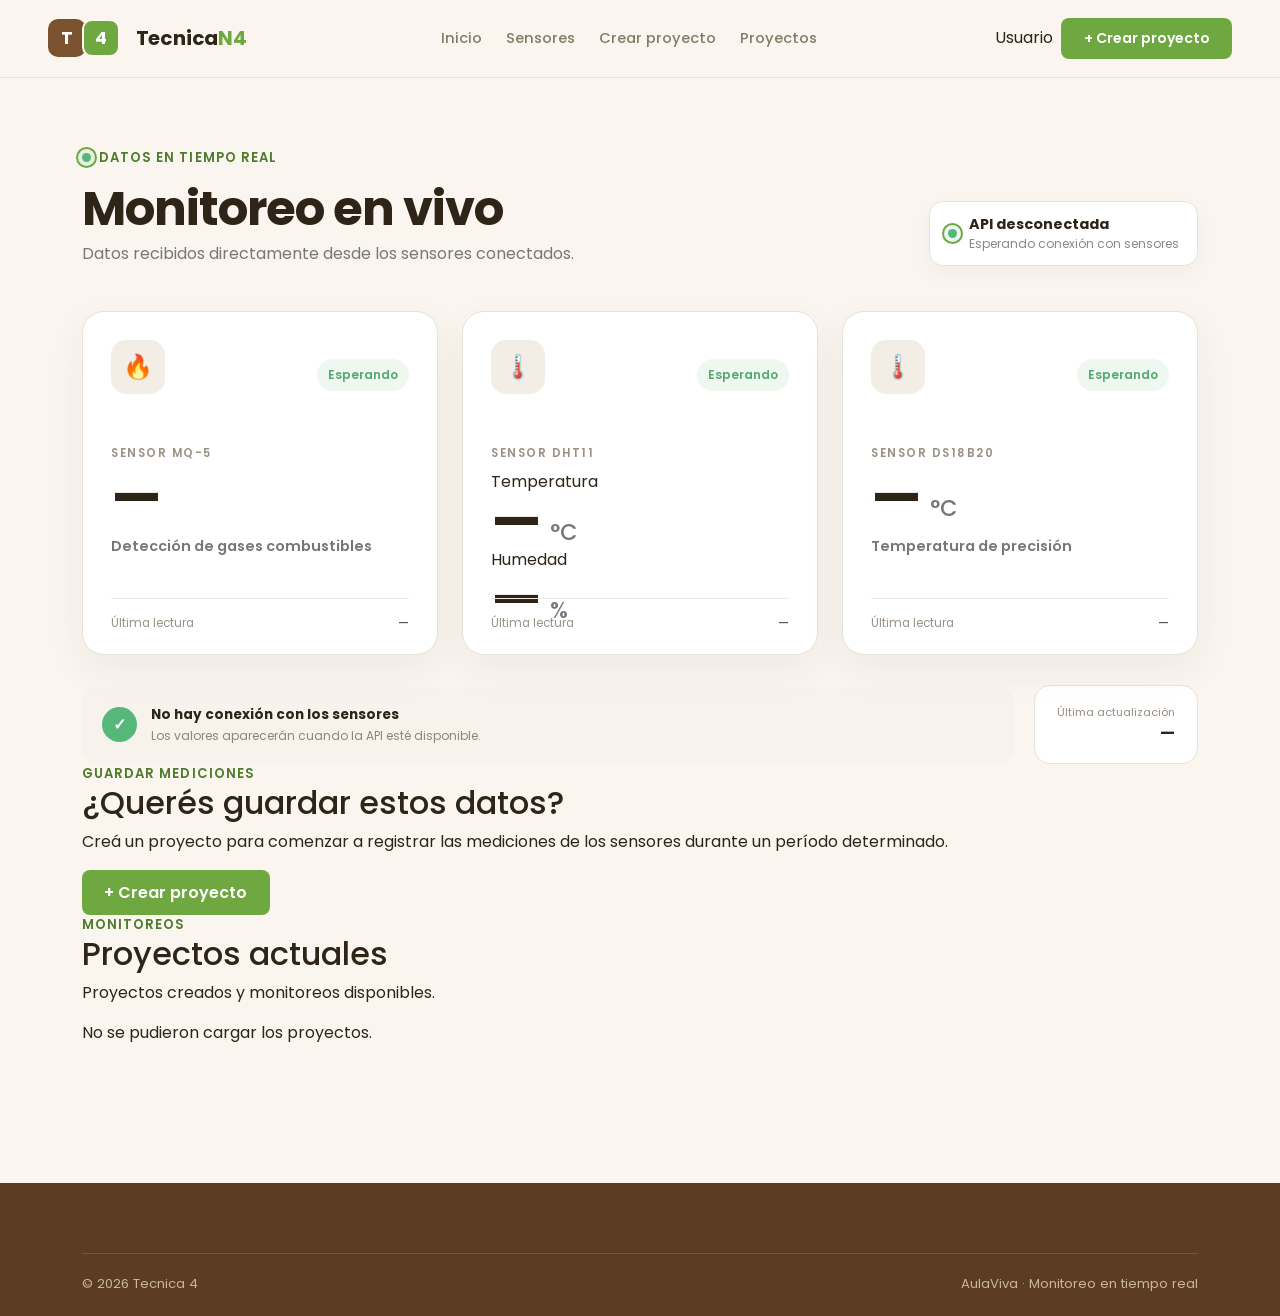
<file: index.html>
<!DOCTYPE html>
<html lang="es">

<head>

    <meta charset="UTF-8">

    <meta name="viewport" content="width=device-width, initial-scale=1.0">

    <title>AulaViva — Monitoreo en vivo</title>

    <!-- Bootstrap -->
    <link
        href="https://cdnjs.cloudflare.com/ajax/libs/twitter-bootstrap/5.3.3/css/bootstrap.min.css"
        rel="stylesheet">

    <!-- Poppins -->
    <link rel="preconnect" href="https://fonts.googleapis.com">

    <link
        href="https://fonts.googleapis.com/css2?family=Poppins:wght@400;500;600;700&display=swap"
        rel="stylesheet">

    <!-- CSS DEL PROYECTO -->
    <link rel="stylesheet" href="styles.css">

</head>


<body>


<!-- =====================================================
     NAVBAR
===================================================== -->

<nav class="navbar navbar-custom container-fluid px-4 px-lg-5">

    <div class="d-flex align-items-center gap-3">

        <div class="brand-logos">

            <div class="logo-chip school">
                T
            </div>

            <div class="logo-chip project">
                4
            </div>

        </div>


        <a
            class="navbar-brand brand mb-0"
            href="home.html">

            Tecnica<span class="accent">N4</span>

        </a>

    </div>


    <div class="d-none d-lg-flex align-items-center gap-4">

        <a
            href="home.html"
            class="nav-link-custom text-decoration-none">

            Inicio

        </a>

        <a
            href="#sensores"
            class="nav-link-custom text-decoration-none">

            Sensores

        </a>

        <a
            href="#crear-proyecto"
            class="nav-link-custom text-decoration-none">

            Crear proyecto

        </a>

        <a
            href="#proyectos"
            class="nav-link-custom text-decoration-none">

            Proyectos

        </a>

    </div>


    <div class="d-flex align-items-center gap-2">

        <span
            id="rolUsuario"
            class="role-badge">

            Usuario

        </span>


        <button
            id="btnCrearProyectoNav"
            class="btn btn-verde btn-sm"
            onclick="abrirCrearProyecto()">

            + Crear proyecto

        </button>

    </div>

</nav>



<!-- =====================================================
     DASHBOARD
===================================================== -->

<main class="container dashboard">


    <!-- =================================================
         ENCABEZADO
    ================================================== -->

    <div class="dashboard-header">

        <div>

            <div class="eyebrow">

                <span class="pulse-dot"></span>

                Datos en tiempo real

            </div>


            <h1 class="dashboard-title">

                Monitoreo en vivo

            </h1>


            <p class="dashboard-subtitle">

                Datos recibidos directamente desde
                los sensores conectados.

            </p>

        </div>


        <!-- ESTADO DE LA API -->

        <div
            id="estadoApi"
            class="live-status">

            <span class="pulse-dot"></span>

            <div>

                <strong>
                    Esperando conexión
                </strong>

                <small>
                    API de sensores
                </small>

            </div>

        </div>

    </div>



    <!-- =================================================
         SENSORES
    ================================================== -->

    <section id="sensores">

        <div class="row g-4">


            <!-- MQ-5 -->

            <div class="col-md-4">

                <article class="sensor-card">

                    <div class="sensor-card-top">

                        <div class="sensor-icon">
                            🔥
                        </div>

                        <span class="sensor-status">
                            Esperando
                        </span>

                    </div>


                    <div class="sensor-info">

                        <p class="sensor-label">
                            SENSOR MQ-5
                        </p>


                        <h2
                            id="mq5Valor"
                            class="sensor-value">

                            —

                        </h2>


                        <p class="sensor-name">
                            Detección de gases combustibles
                        </p>

                    </div>


                    <div class="sensor-footer">

                        <span>
                            Última lectura
                        </span>

                        <strong id="mq5Hora">
                            —
                        </strong>

                    </div>

                </article>

            </div>



            <!-- DHT11 -->

            <div class="col-md-4">

                <article class="sensor-card">

                    <div class="sensor-card-top">

                        <div class="sensor-icon">
                            🌡️
                        </div>

                        <span class="sensor-status">
                            Esperando
                        </span>

                    </div>


                    <div class="sensor-info">

                        <p class="sensor-label">
                            SENSOR DHT11
                        </p>


                        <div class="sensor-measure">

                            <span class="measure-label">
                                Temperatura
                            </span>

                            <h2
                                id="dht11Temperatura"
                                class="sensor-value sensor-value-small">

                                —

                                <span>°C</span>

                            </h2>

                        </div>


                        <div class="sensor-measure">

                            <span class="measure-label">
                                Humedad
                            </span>

                            <h2
                                id="dht11Humedad"
                                class="sensor-value sensor-value-small">

                                —

                                <span>%</span>

                            </h2>

                        </div>

                    </div>


                    <div class="sensor-footer">

                        <span>
                            Última lectura
                        </span>

                        <strong id="dht11Hora">
                            —
                        </strong>

                    </div>

                </article>

            </div>



            <!-- DS18B20 -->

            <div class="col-md-4">

                <article class="sensor-card">

                    <div class="sensor-card-top">

                        <div class="sensor-icon">
                            🌡️
                        </div>

                        <span class="sensor-status">
                            Esperando
                        </span>

                    </div>


                    <div class="sensor-info">

                        <p class="sensor-label">
                            SENSOR DS18B20
                        </p>


                        <h2
                            id="ds18b20Temperatura"
                            class="sensor-value">

                            —

                            <span>°C</span>

                        </h2>


                        <p class="sensor-name">
                            Temperatura de precisión
                        </p>

                    </div>


                    <div class="sensor-footer">

                        <span>
                            Última lectura
                        </span>

                        <strong id="ds18b20Hora">
                            —
                        </strong>

                    </div>

                </article>

            </div>

        </div>

    </section>



    <!-- =================================================
         INFORMACIÓN DE CONEXIÓN
    ================================================== -->

    <section class="dashboard-info">

        <div class="info-box">

            <div class="info-icon">
                ✓
            </div>

            <div>

                <strong id="mensajeEstado">
                    Esperando datos de los sensores
                </strong>

                <p>
                    Los valores aparecerán cuando
                    la API esté disponible.
                </p>

            </div>

        </div>


        <div class="last-update">

            <span>
                Última actualización
            </span>

            <strong id="ultimaActualizacion">
                —
            </strong>

        </div>

    </section>



    <!-- =================================================
         CREAR PROYECTO
    ================================================== -->

    <section
        id="crear-proyecto"
        class="create-project-section">


        <div>

            <div class="eyebrow">
                Guardar mediciones
            </div>


            <h2>
                ¿Querés guardar estos datos?
            </h2>


            <p>
                Creá un proyecto para comenzar a registrar
                las mediciones de los sensores durante
                un período determinado.
            </p>

        </div>


        <button
            id="btnCrearProyecto"
            class="btn btn-verde"
            onclick="abrirCrearProyecto()">

            + Crear proyecto

        </button>

    </section>



    <!-- =====================================================
         PROYECTOS CREADOS
    ===================================================== -->

    <section
        id="proyectos"
        class="projects-section">


        <div class="projects-heading">

            <div>

                <div class="eyebrow">
                    Monitoreos
                </div>


                <h2>
                    Proyectos actuales
                </h2>


                <p>
                    Proyectos creados y monitoreos disponibles.
                </p>

            </div>

        </div>


        <!--
            JAVASCRIPT VA A PONER LAS CARTAS ACÁ
        -->

        <div
            id="listaProyectos"
            class="row g-4">

        </div>


        <!--
            ESTO APARECE SOLAMENTE
            SI NO HAY PROYECTOS
        -->

        <div
            id="sinProyectos"
            class="empty-projects"
            style="display: none;">


            <div class="empty-projects-icon">
                📊
            </div>


            <h3>
                Todavía no hay proyectos
            </h3>


            <p>
                Cuando un profesor cree un proyecto,
                aparecerá acá.
            </p>


        </div>

    </section>


</main>



<!-- =====================================================
     MODAL CREAR PROYECTO
===================================================== -->

<div
    class="modal fade"
    id="modalProyecto"
    tabindex="-1"
    aria-hidden="true">


    <div class="modal-dialog modal-dialog-centered">


        <div class="modal-content project-modal">


            <div class="modal-header">


                <div>

                    <div class="eyebrow">
                        Nuevo proyecto
                    </div>


                    <h3>
                        Crear monitoreo
                    </h3>

                </div>


                <button
                    type="button"
                    class="btn-close"
                    data-bs-dismiss="modal"
                    aria-label="Cerrar">

                </button>

            </div>



            <div class="modal-body">


                <form id="formProyecto">


                    <!-- NOMBRE -->

                    <div class="mb-3">

                        <label
                            for="nombreProyecto"
                            class="form-label">

                            Nombre del proyecto

                        </label>


                        <input
                            id="nombreProyecto"
                            type="text"
                            class="form-control"
                            placeholder="Ej: Monitoreo ambiental"
                            required>

                    </div>



                    <!-- MATERIA -->

                    <div class="mb-3">

                        <label
                            for="materiaProyecto"
                            class="form-label">

                            Materia

                        </label>


                        <input
                            id="materiaProyecto"
                            type="text"
                            class="form-control"
                            placeholder="Ej: Física"
                            required>

                    </div>



                    <!-- AULA -->

                    <div class="mb-3">

                        <label
                            for="aulaProyecto"
                            class="form-label">

                            Aula

                        </label>


                        <input
                            id="aulaProyecto"
                            type="text"
                            class="form-control"
                            placeholder="Ej: 4° A"
                            required>

                    </div>



                    <!-- FECHAS -->

                    <div class="row">


                        <div class="col-md-6 mb-3">

                            <label
                                for="fechaInicio"
                                class="form-label">

                                Fecha de inicio

                            </label>


                            <input
                                id="fechaInicio"
                                type="date"
                                class="form-control"
                                required>

                        </div>


                        <div class="col-md-6 mb-3">

                            <label
                                for="fechaFin"
                                class="form-label">

                                Fecha de finalización

                            </label>


                            <input
                                id="fechaFin"
                                type="date"
                                class="form-control"
                                required>

                        </div>

                    </div>



                    <!-- INFORMACIÓN -->

                    <div class="project-modal-info">

                        <strong>
                            ¿Qué va a pasar?
                        </strong>


                        <p>
                            A partir de la creación del proyecto
                            se comenzarán a guardar las mediciones
                            de los sensores durante el período elegido.
                        </p>

                    </div>



                    <button
                        type="submit"
                        class="btn btn-verde w-100 mt-3">

                        Crear proyecto

                    </button>


                </form>

            </div>

        </div>

    </div>

</div>



<!-- =====================================================
     FOOTER
===================================================== -->

<footer class="footer dashboard-footer">

    <div class="container">

        <div class="footer-bottom">

            <span>
                © 2026 Tecnica 4
            </span>


            <span>
                AulaViva · Monitoreo en tiempo real
            </span>

        </div>

    </div>

</footer>



<!-- =====================================================
     BOOTSTRAP JS
===================================================== -->

<script
    src="https://cdnjs.cloudflare.com/ajax/libs/bootstrap/5.3.3/js/bootstrap.bundle.min.js">
</script>



<!-- =====================================================
     JAVASCRIPT
===================================================== -->

<script src="app.js"></script>


</body>

</html>
</file>
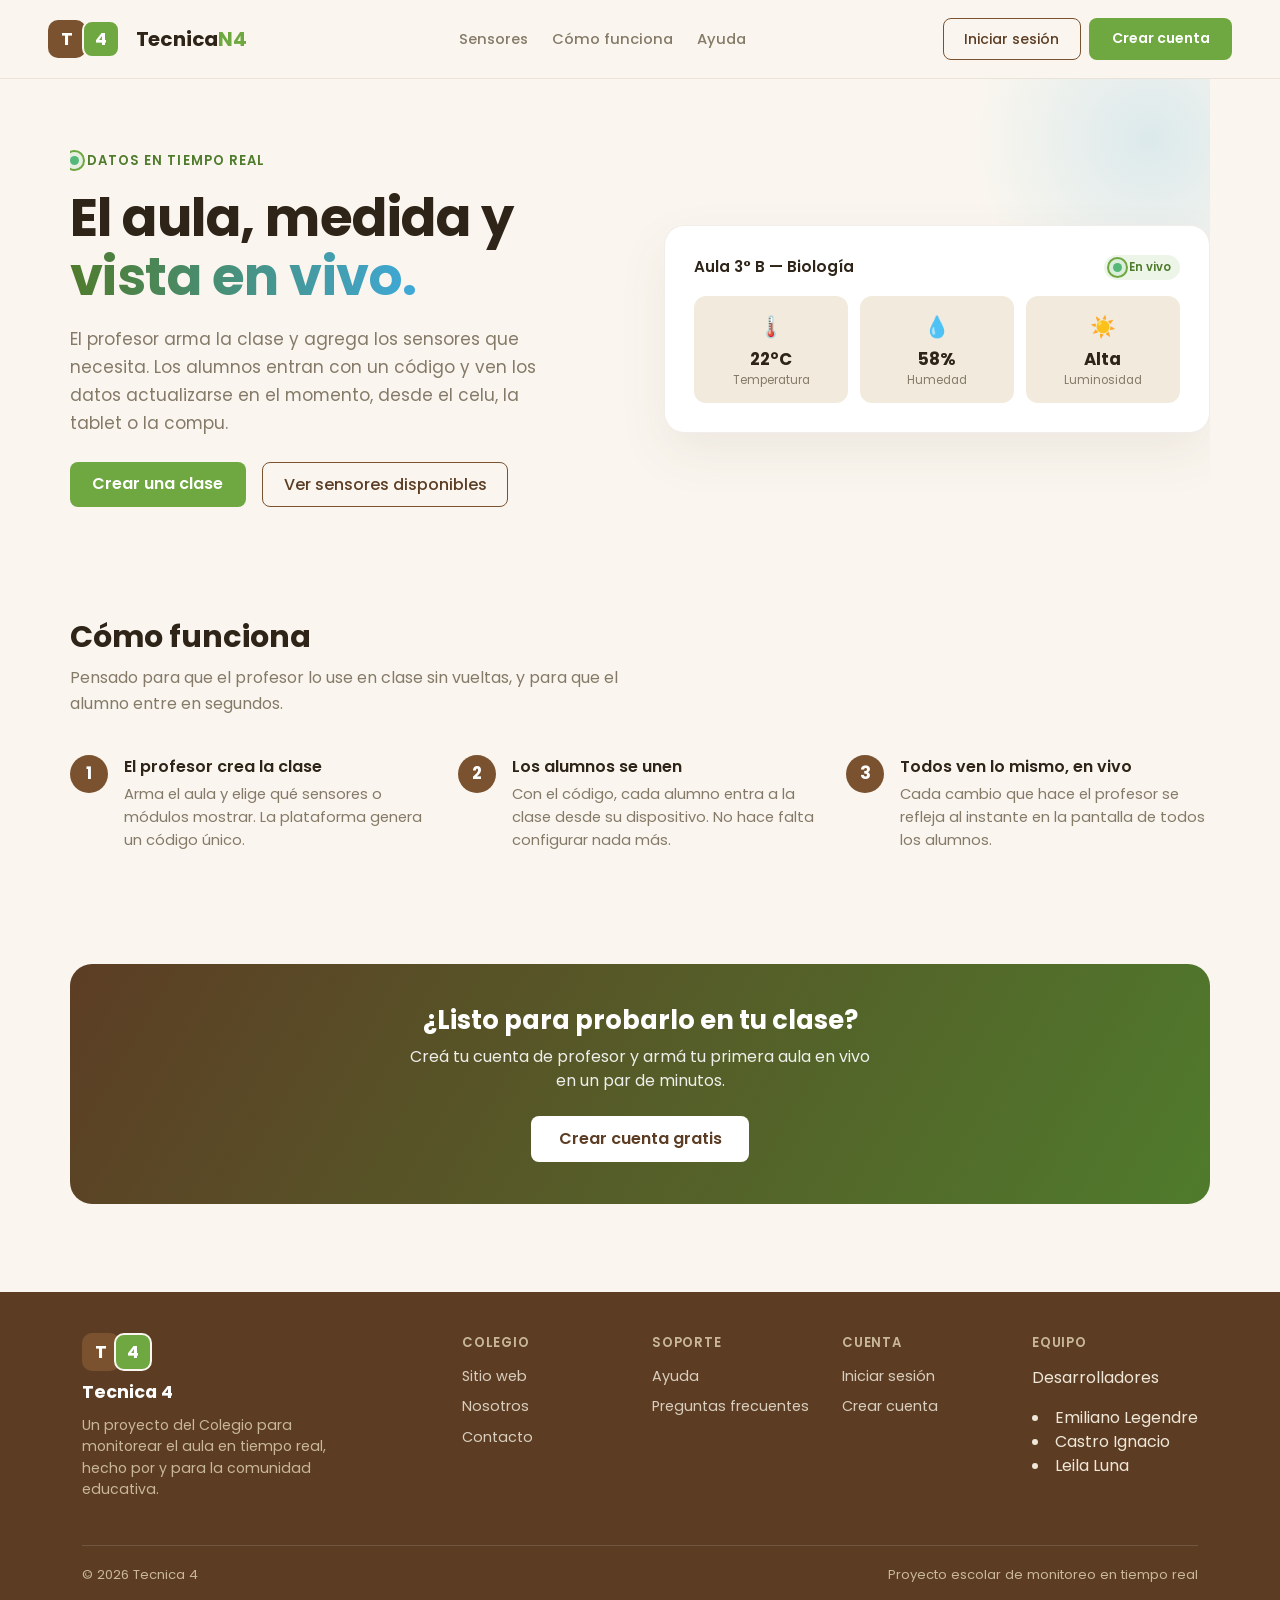
<file: home.html>
<!DOCTYPE html>
<html lang="es">
<head>
<meta charset="UTF-8">
<meta name="viewport" content="width=device-width, initial-scale=1.0">
<title>Tec4 — Monitoreo en vivo para el aula</title>
<link href="https://cdnjs.cloudflare.com/ajax/libs/twitter-bootstrap/5.3.3/css/bootstrap.min.css" rel="stylesheet">
<link rel="preconnect" href="https://fonts.googleapis.com">
<link href="https://fonts.googleapis.com/css2?family=Poppins:wght@400;500;600;700&display=swap" rel="stylesheet">
<link rel="stylesheet" href="styles.css">
</head>
<body>

<nav class="navbar navbar-custom container-fluid px-4 px-lg-5">
  <div class="d-flex align-items-center gap-3">
    <div class="brand-logos">
      <div class="logo-chip school" title="Logo del colegio">T</div>
      <div class="logo-chip project" title="Logo de AulaViva">4</div>
    </div>
    <a class="navbar-brand brand mb-0" href="index.html">Tecnica<span class="accent">N4</span></a>
  </div>
  <div class="d-none d-lg-flex align-items-center gap-4">
    <a href="#sensores" class="nav-link-custom text-decoration-none">Sensores</a>
    <a href="#como-funciona" class="nav-link-custom text-decoration-none">Cómo funciona</a>
    <a href="#" class="nav-link-custom text-decoration-none">Ayuda</a>
  </div>
  <div class="d-flex gap-2">
    <a href="login.html" class="btn btn-outline-custom btn-sm">Iniciar sesión</a>
    <a href="registro.html" class="btn btn-verde btn-sm">Crear cuenta</a>
  </div>
</nav>

<div class="container hero">
  <div class="row align-items-center g-5">
    <div class="col-lg-6">
      <div class="eyebrow"><span class="pulse-dot"></span> Datos en tiempo real</div>
      <h1 class="headline">
        El aula, medida y<br>
        <span class="grad">vista en vivo.</span>
      </h1>
      <p class="lede">
        El profesor arma la clase y agrega los sensores que necesita.
        Los alumnos entran con un código y ven los datos actualizarse
        en el momento, desde el celu, la tablet o la compu.
      </p>
      <div class="d-flex flex-wrap gap-3 mt-4">
        <a href="register.html" class="btn btn-verde">Crear una clase</a>
        <a href="#sensores" class="btn btn-outline-custom">Ver sensores disponibles</a>
      </div>
    </div>

    <div class="col-lg-6">
      <div class="hero-card">
        <div class="hero-card-header">
          <span class="hero-card-title">Aula 3° B — Biología</span>
          <span class="live-tag"><span class="pulse-dot"></span> En vivo</span>
        </div>
        <div class="mini-sensor-row">
          <div class="mini-sensor">
            <div class="icon">🌡️</div>
            <div class="val">22°C</div>
            <div class="lab">Temperatura</div>
          </div>
          <div class="mini-sensor">
            <div class="icon">💧</div>
            <div class="val">58%</div>
            <div class="lab">Humedad</div>
          </div>
          <div class="mini-sensor">
            <div class="icon">☀️</div>
            <div class="val">Alta</div>
            <div class="lab">Luminosidad</div>
          </div>
        </div>
      </div>
    </div>
  </div>
</div>



<div class="container section" id="como-funciona">
  <h2 class="section-title">Cómo funciona</h2>
  <p class="section-sub">
    Pensado para que el profesor lo use en clase sin vueltas, y para
    que el alumno entre en segundos.
  </p>

  <div class="row g-4">
    <div class="col-md-4 step-card fade-up">
      <div class="step-num">1</div>
      <div>
        <div class="step-title">El profesor crea la clase</div>
        <div class="step-text">Arma el aula y elige qué sensores o módulos mostrar. La plataforma genera un código único.</div>
      </div>
    </div>
    <div class="col-md-4 step-card fade-up">
      <div class="step-num">2</div>
      <div>
        <div class="step-title">Los alumnos se unen</div>
        <div class="step-text">Con el código, cada alumno entra a la clase desde su dispositivo. No hace falta configurar nada más.</div>
      </div>
    </div>
    <div class="col-md-4 step-card fade-up">
      <div class="step-num">3</div>
      <div>
        <div class="step-title">Todos ven lo mismo, en vivo</div>
        <div class="step-text">Cada cambio que hace el profesor se refleja al instante en la pantalla de todos los alumnos.</div>
      </div>
    </div>
  </div>
</div>

<div class="container section">
  <div class="cta-band fade-up">
    <h3>¿Listo para probarlo en tu clase?</h3>
    <p>Creá tu cuenta de profesor y armá tu primera aula en vivo en un par de minutos.</p>
    <a href="register.html" class="btn btn-cta">Crear cuenta gratis</a>
  </div>
</div>

<footer class="footer">
  <div class="container">
    <div class="row g-4">
      <div class="col-lg-4">
        <div class="d-flex align-items-center gap-2 mb-2">
          <div class="logo-chip school">T</div>
          <div class="logo-chip project">4</div>
        </div>
        <div class="footer-brand">Tecnica 4</div>
        <p style="color:#C9B79A; font-size:0.88rem; max-width:280px;">
          Un proyecto del Colegio para monitorear el aula en tiempo real,
          hecho por y para la comunidad educativa.
        </p>  
      </div>
      <div class="col-6 col-lg-2">
        <div class="footer-col-title">Colegio</div>
        <a href="#">Sitio web</a>
        <a href="#">Nosotros</a>
        <a href="#">Contacto</a>
      </div>
      <div class="col-6 col-lg-2">
        <div class="footer-col-title">Soporte</div>
        <a href="#">Ayuda</a>
        <a href="#">Preguntas frecuentes</a>
      </div>
      <div class="col-6 col-lg-2">
        <div class="footer-col-title">Cuenta</div>
        <a href="login.html">Iniciar sesión</a>
        <a href="register.html">Crear cuenta</a>
      </div>
      <div class="col-6 col-lg-2">
        <div class="footer-col-title">Equipo</div>
        <p>Desarrolladores</p>
        <li>Emiliano Legendre</li>
        <li>Castro Ignacio</li>
        <li>Leila Luna</li>
      </div>
    </div>
    <div class="footer-bottom">
      <span>© 2026 Tecnica 4</span>
      <span>Proyecto escolar de monitoreo en tiempo real</span>
    </div>
  </div>
</footer>

<script>
  const els = document.querySelectorAll('.fade-up');
  const obs = new IntersectionObserver((entries) => {
    entries.forEach(e => {
      if (e.isIntersecting) e.target.classList.add('visible');
    });
  }, { threshold: 0.15 });
  els.forEach(el => obs.observe(el));
</script>

</body>
</html>
</file>
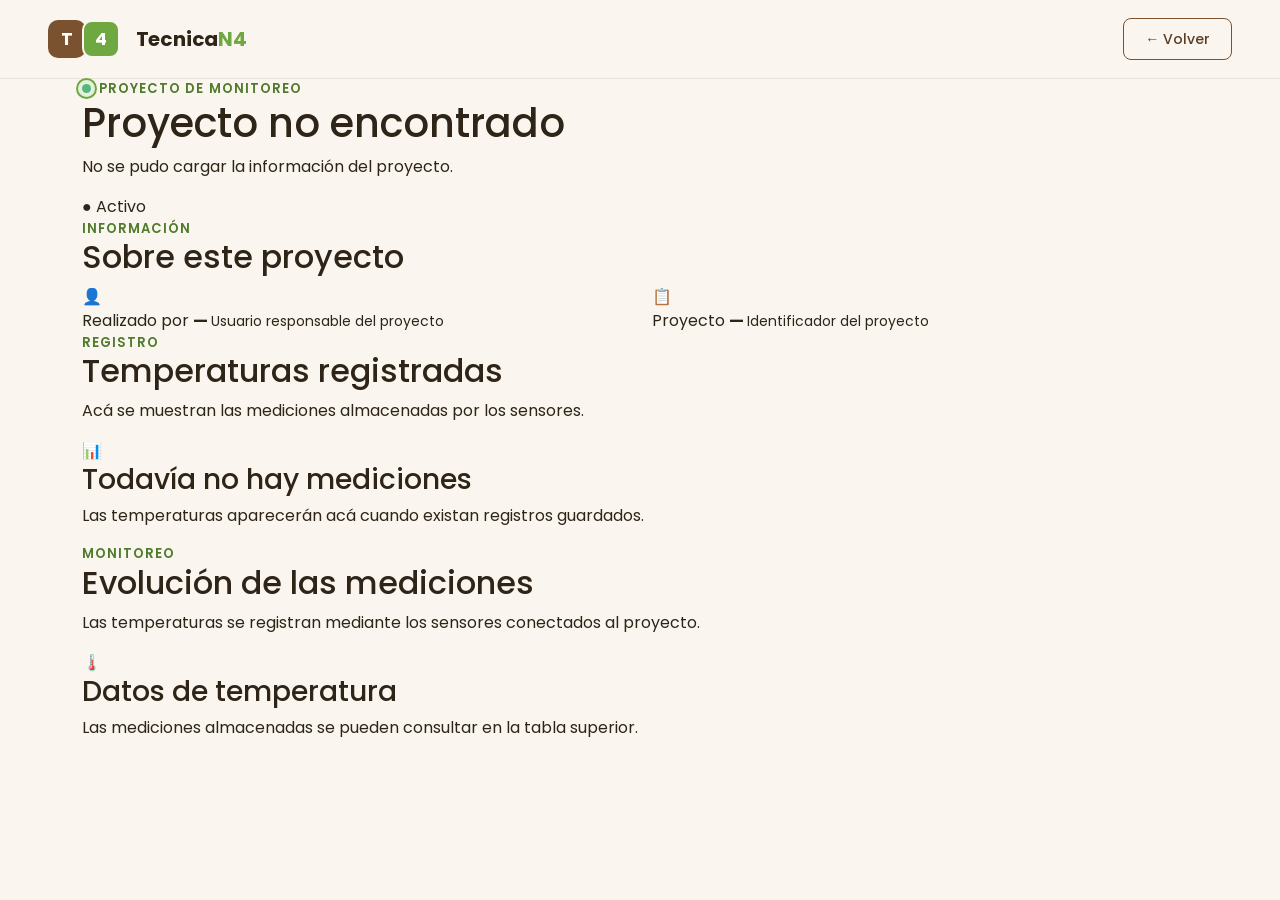
<file: proyecto.html>
<!DOCTYPE html>
<html lang="es">

<head>

    <meta charset="UTF-8">

    <meta
        name="viewport"
        content="width=device-width, initial-scale=1.0">

    <title>AulaViva — Proyecto</title>

    <link
        href="https://cdnjs.cloudflare.com/ajax/libs/twitter-bootstrap/5.3.3/css/bootstrap.min.css"
        rel="stylesheet">

    <link rel="preconnect" href="https://fonts.googleapis.com">

    <link
        href="https://fonts.googleapis.com/css2?family=Poppins:wght@400;500;600;700&display=swap"
        rel="stylesheet">

    <link rel="stylesheet" href="styles.css">

</head>


<body>


<!-- =====================================================
     NAVBAR
===================================================== -->

<nav class="navbar navbar-custom container-fluid px-4 px-lg-5">

    <div class="d-flex align-items-center gap-3">

        <div class="brand-logos">

            <div class="logo-chip school">
                T
            </div>

            <div class="logo-chip project">
                4
            </div>

        </div>


        <a
            class="navbar-brand brand mb-0"
            href="home.html">

            Tecnica<span class="accent">N4</span>

        </a>

    </div>


    <a
        href="index.html"
        class="btn btn-outline-custom btn-sm">

        ← Volver

    </a>

</nav>



<!-- =====================================================
     CONTENIDO
===================================================== -->

<main class="container project-page">


    <!-- =================================================
         INFORMACIÓN DEL PROYECTO
    ================================================== -->

    <section class="project-page-header">

        <div>

            <div class="eyebrow">

                <span class="pulse-dot"></span>

                Proyecto de monitoreo

            </div>


            <!-- TÍTULO -->

            <h1 id="nombreProyectoPagina">

                Cargando proyecto...

            </h1>


            <!-- PERSONA -->

            <p
                id="personaProyectoPagina"
                class="project-page-subtitle">

                Cargando información...

            </p>


            <!-- DESCRIPCIÓN -->

            <p
                id="descripcionProyectoPagina"
                class="project-page-subtitle">

                —

            </p>

        </div>


        <div
            id="estadoProyectoPagina"
            class="project-page-status">

            ● Activo

        </div>

    </section>



    <!-- =================================================
         INFORMACIÓN
    ================================================== -->

    <section class="project-current-data">

        <div class="section-heading">

            <div>

                <div class="eyebrow">
                    Información
                </div>

                <h2>
                    Sobre este proyecto
                </h2>

            </div>

        </div>


        <div class="row g-4">


            <!-- PERSONA -->

            <div class="col-md-6">

                <article class="project-data-card">

                    <div class="project-data-icon">
                        👤
                    </div>

                    <span>
                        Realizado por
                    </span>

                    <strong id="usuarioProyecto">
                        —
                    </strong>

                    <small>
                        Usuario responsable del proyecto
                    </small>

                </article>

            </div>



            <!-- PROYECTO -->

            <div class="col-md-6">

                <article class="project-data-card">

                    <div class="project-data-icon">
                        📋
                    </div>

                    <span>
                        Proyecto
                    </span>

                    <strong id="idProyecto">
                        —
                    </strong>

                    <small>
                        Identificador del proyecto
                    </small>

                </article>

            </div>

        </div>

    </section>



    <!-- =================================================
         TEMPERATURAS
    ================================================== -->

    <section class="project-history">

        <div class="section-heading">

            <div>

                <div class="eyebrow">
                    Registro
                </div>

                <h2>
                    Temperaturas registradas
                </h2>

                <p>
                    Acá se muestran las mediciones almacenadas
                    por los sensores.
                </p>

            </div>

        </div>



        <!-- =================================================
             CUANDO NO HAY MEDICIONES
        ================================================== -->

        <div
            id="sinMediciones"
            class="empty-history">

            <div class="empty-projects-icon">
                📊
            </div>

            <h3>
                Todavía no hay mediciones
            </h3>

            <p>
                Las temperaturas aparecerán acá
                cuando existan registros guardados.
            </p>

        </div>



        <!-- =================================================
             TABLA
        ================================================== -->

        <div
            id="tablaHistorialContainer"
            class="history-table-container"
            style="display: none;">

            <div class="table-responsive">

                <table class="table history-table">

                    <thead>

                        <tr>

                            <th>
                                #
                            </th>

                            <th>
                                Fecha
                            </th>

                            <th>
                                Hora
                            </th>

                            <th>
                                MQ-5
                            </th>

                            <th>
                                DHT11
                            </th>

                            <th>
                                DS18B20
                            </th>

                        </tr>

                    </thead>


                    <tbody id="historialTabla">

                    </tbody>

                </table>

            </div>

        </div>

    </section>



    <!-- =================================================
         MENSAJE
    ================================================== -->

    <section class="project-chart-section">

        <div class="section-heading">

            <div>

                <div class="eyebrow">
                    Monitoreo
                </div>

                <h2>
                    Evolución de las mediciones
                </h2>

                <p>
                    Las temperaturas se registran mediante
                    los sensores conectados al proyecto.
                </p>

            </div>

        </div>


        <div class="chart-placeholder">

            <div>
                🌡️
            </div>

            <h3>
                Datos de temperatura
            </h3>

            <p>
                Las mediciones almacenadas se pueden
                consultar en la tabla superior.
            </p>

        </div>

    </section>


</main>



<script src="proyecto.js"></script>

</body>

</html>
</file>
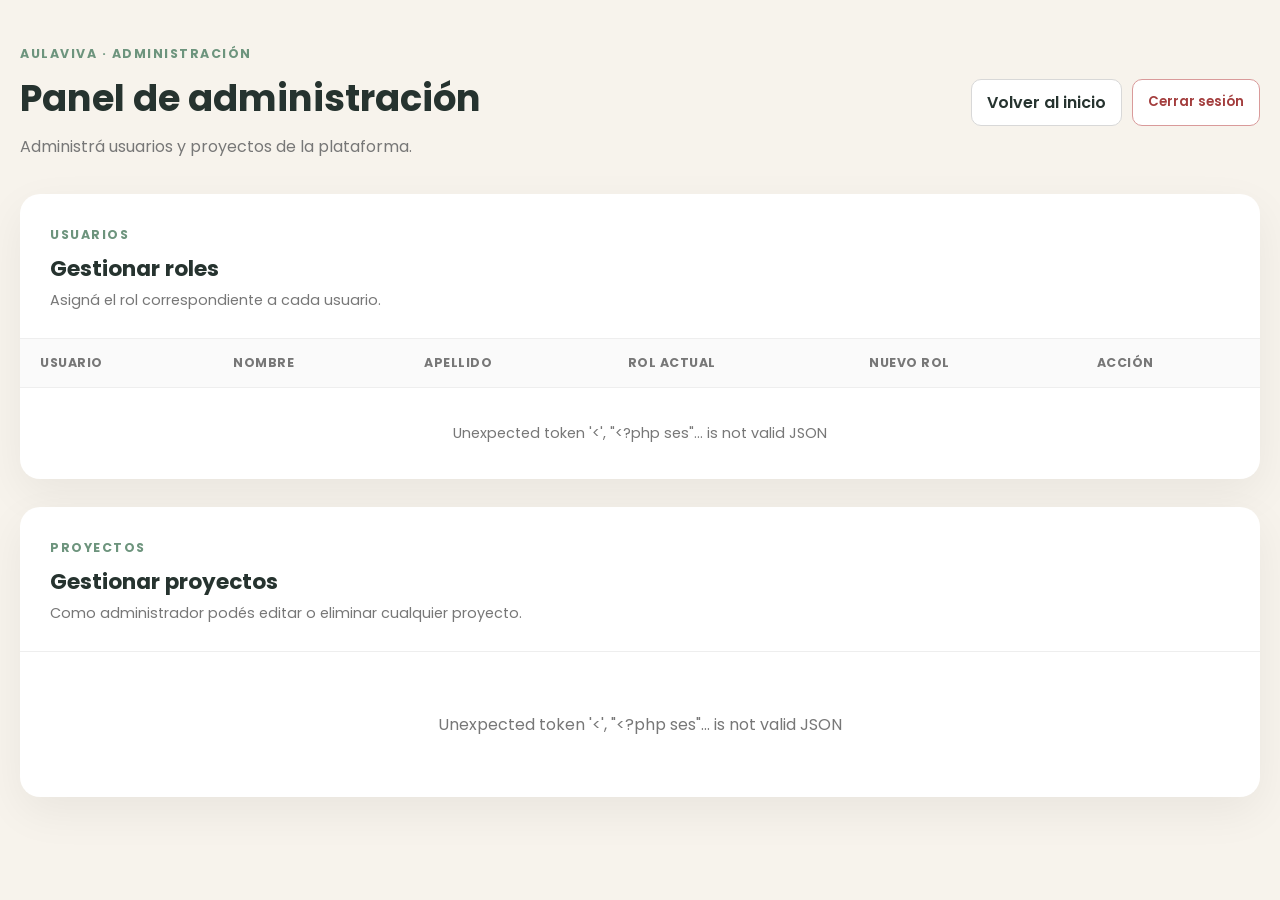
<file: admin/admin.html>
<!DOCTYPE html>
<html lang="es">

<head>

    <meta charset="UTF-8">

    <meta
        name="viewport"
        content="width=device-width, initial-scale=1.0">

    <title>Panel de administración — AulaViva</title>

    <link
        rel="preconnect"
        href="https://fonts.googleapis.com">

    <link
        href="https://fonts.googleapis.com/css2?family=Poppins:wght@400;500;600;700&display=swap"
        rel="stylesheet">

    <link
        rel="stylesheet"
        href="admin.css">

</head>

<body>

<main class="admin-page">

    <div class="admin-container">

        <!-- HEADER -->

        <header class="admin-header">

            <div>

                <div class="eyebrow">
                    AULAVIVA · ADMINISTRACIÓN
                </div>

                <h1>
                    Panel de administración
                </h1>

                <p>
                    Administrá usuarios y proyectos de la plataforma.
                </p>

            </div>


            <div class="header-actions">

                <a
                    href="../index.php"
                    class="btn-secondary">

                    Volver al inicio

                </a>

                <button
                    onclick="cerrarSesion()"
                    class="btn-danger-outline">

                    Cerrar sesión

                </button>

            </div>

        </header>


        <!-- MENSAJE -->

        <div
            id="mensaje"
            class="mensaje"
            style="display:none;">

        </div>


        <!-- USUARIOS -->

        <section class="admin-card">

            <div class="card-header">

                <div>

                    <span class="card-kicker">
                        USUARIOS
                    </span>

                    <h2>
                        Gestionar roles
                    </h2>

                    <p>
                        Asigná el rol correspondiente a cada usuario.
                    </p>

                </div>

            </div>


            <div class="table-wrapper">

                <table>

                    <thead>

                        <tr>

                            <th>
                                Usuario
                            </th>

                            <th>
                                Nombre
                            </th>

                            <th>
                                Apellido
                            </th>

                            <th>
                                Rol actual
                            </th>

                            <th>
                                Nuevo rol
                            </th>

                            <th>
                                Acción
                            </th>

                        </tr>

                    </thead>


                    <tbody id="listaUsuarios">

                        <tr>

                            <td
                                colspan="6"
                                class="loading">

                                Cargando usuarios...

                            </td>

                        </tr>

                    </tbody>

                </table>

            </div>

        </section>


        <!-- PROYECTOS -->

        <section class="admin-card">

            <div class="card-header">

                <div>

                    <span class="card-kicker">
                        PROYECTOS
                    </span>

                    <h2>
                        Gestionar proyectos
                    </h2>

                    <p>
                        Como administrador podés editar o eliminar cualquier proyecto.
                    </p>

                </div>

            </div>


            <div
                id="listaProyectos"
                class="projects-grid">

                <div class="loading">
                    Cargando proyectos...
                </div>

            </div>

        </section>


    </div>

</main>


<!-- MODAL EDITAR PROYECTO -->

<div
    id="modalEditar"
    class="modal">

    <div class="modal-box">

        <div class="modal-header">

            <div>

                <span class="card-kicker">
                    ADMINISTRADOR
                </span>

                <h2>
                    Editar proyecto
                </h2>

            </div>

            <button
                class="modal-close"
                onclick="cerrarModal()">

                ×

            </button>

        </div>


        <input
            type="hidden"
            id="editarId">


        <label>
            Título
        </label>

        <input
            type="text"
            id="editarTitulo"
            class="input">


        <label>
            Descripción
        </label>

        <textarea
            id="editarDescripcion"
            class="input textarea"></textarea>


        <label>
            Usuario propietario
        </label>

        <input
            type="text"
            id="editarUsuario"
            class="input">


        <div class="modal-actions">

            <button
                class="btn-secondary"
                onclick="cerrarModal()">

                Cancelar

            </button>

            <button
                class="btn-primary"
                onclick="guardarProyecto()">

                Guardar cambios

            </button>

        </div>

    </div>

</div>


<script src="admin.js"></script>

</body>

</html>
</file>
<file: styles.css>
:root {
  --bg-deep: #FAF6EF;
  --bg-panel: #FFFFFF;
  --cream: #F2EBDD;
  --marron: #7A5230;
  --marron-dark: #5C3D24;
  --verde: #6FA841;
  --verde-dark: #4F7B2C;
  --celeste: #3FA9D9;
  --ink: #2E2418;
  --slate: #857A68;
}

* { box-sizing: border-box; }

html, body {
  background: var(--bg-deep);
  color: var(--ink);
  font-family: 'Poppins', sans-serif;
  min-height: 100vh;
  scroll-behavior: smooth;
}

/* ---------- Navbar ---------- */
.navbar-custom {
  background: var(--bg-deep);
  padding: 1.1rem 0;
  border-bottom: 1px solid rgba(122,82,48,0.12);
}

.brand-logos {
  display: flex;
  align-items: center;
  gap: 0.6rem;
}

.logo-chip {
  width: 38px;
  height: 38px;
  border-radius: 10px;
  display: flex;
  align-items: center;
  justify-content: center;
  font-size: 1.1rem;
  font-weight: 700;
  color: #fff;
}

.logo-chip.school { background: var(--marron); }
.logo-chip.project { background: var(--verde); margin-left: -14px; border: 2px solid var(--bg-deep); }

.brand {
  font-family: 'Poppins', sans-serif;
  font-weight: 700;
  font-size: 1.25rem;
  letter-spacing: -0.01em;
  color: var(--ink) !important;
}

.brand .accent { color: var(--verde); }

.nav-link-custom {
  color: var(--slate) !important;
  font-size: 0.92rem;
  font-weight: 500;
  transition: color 0.15s ease;
}

.nav-link-custom:hover { color: var(--marron-dark) !important; }

.btn-verde {
  background: var(--verde);
  border: none;
  color: #fff;
  font-weight: 600;
  padding: 0.65rem 1.4rem;
  border-radius: 8px;
  transition: transform 0.15s ease, box-shadow 0.15s ease, background 0.15s ease;
}

.btn-verde:hover {
  background: var(--verde-dark);
  color: #fff;
  transform: translateY(-2px);
  box-shadow: 0 8px 20px rgba(111,168,65,0.3);
}

.btn-outline-custom {
  background: transparent;
  border: 1.5px solid var(--marron);
  color: var(--marron-dark);
  font-weight: 500;
  padding: 0.62rem 1.3rem;
  border-radius: 8px;
  transition: all 0.15s ease;
}

.btn-outline-custom:hover {
  background: var(--marron);
  color: #fff;
}

/* ---------- Hero ---------- */
.hero {
  padding: 4.5rem 0 3.5rem;
  position: relative;
  overflow: hidden;
}

.hero::before {
  content: '';
  position: absolute;
  top: -120px;
  right: -120px;
  width: 360px;
  height: 360px;
  border-radius: 50%;
  background: radial-gradient(circle, rgba(63,169,217,0.16), transparent 70%);
  pointer-events: none;
}

.eyebrow {
  font-size: 0.82rem;
  letter-spacing: 0.08em;
  text-transform: uppercase;
  color: var(--verde-dark);
  font-weight: 600;
  display: flex;
  align-items: center;
  gap: 0.5rem;
}

.pulse-dot {
  width: 9px;
  height: 9px;
  border-radius: 50%;
  background: var(--verde);
  position: relative;
}

.pulse-dot::after {
  content: '';
  position: absolute;
  inset: -6px;
  border-radius: 50%;
  border: 2px solid var(--verde);
  animation: pulse 2s ease-out infinite;
}

@keyframes pulse {
  0% { transform: scale(0.6); opacity: 0.8; }
  100% { transform: scale(1.8); opacity: 0; }
}

.headline {
  font-family: 'Poppins', sans-serif;
  font-weight: 700;
  font-size: clamp(2.1rem, 4.6vw, 3.3rem);
  line-height: 1.12;
  letter-spacing: -0.01em;
  margin: 1.1rem 0 1.2rem;
  color: var(--ink);
}

.headline .grad {
  background: linear-gradient(90deg, var(--verde-dark), var(--celeste));
  -webkit-background-clip: text;
  background-clip: text;
  color: transparent;
}

.lede {
  color: var(--slate);
  font-size: 1.06rem;
  max-width: 480px;
  line-height: 1.65;
}

/* ---------- Hero visual card ---------- */
.hero-card {
  background: var(--bg-panel);
  border: 1px solid rgba(122,82,48,0.1);
  border-radius: 20px;
  padding: 1.8rem;
  box-shadow: 0 20px 50px rgba(92,61,36,0.08);
  animation: floatIn 0.7s ease both;
}

@keyframes floatIn {
  from { opacity: 0; transform: translateY(16px); }
  to { opacity: 1; transform: translateY(0); }
}

.hero-card-header {
  display: flex;
  align-items: center;
  justify-content: space-between;
  margin-bottom: 1rem;
}

.hero-card-title {
  font-weight: 600;
  font-size: 0.95rem;
  color: var(--ink);
}

.live-tag {
  font-size: 0.72rem;
  font-weight: 600;
  color: var(--verde-dark);
  background: rgba(111,168,65,0.12);
  padding: 0.25rem 0.6rem;
  border-radius: 20px;
  display: flex;
  align-items: center;
  gap: 0.4rem;
}

.mini-sensor-row {
  display: grid;
  grid-template-columns: repeat(3, 1fr);
  gap: 0.7rem;
}

.mini-sensor {
  background: var(--cream);
  border-radius: 12px;
  padding: 0.9rem 0.7rem;
  text-align: center;
}

.mini-sensor .icon { font-size: 1.3rem; margin-bottom: 0.3rem; }
.mini-sensor .val { font-weight: 700; font-size: 1.05rem; color: var(--ink); }
.mini-sensor .lab { font-size: 0.72rem; color: var(--slate); }

/* ---------- Sections ---------- */
.section {
  padding: 3.5rem 0;
}

.section-title {
  font-weight: 700;
  font-size: 1.9rem;
  margin-bottom: 0.6rem;
  color: var(--ink);
}

.section-sub {
  color: var(--slate);
  max-width: 560px;
  margin-bottom: 2.4rem;
  line-height: 1.6;
}

/* Sensor cards */
.sensor-card {
  background: var(--bg-panel);
  border: 1.5px dashed rgba(122,82,48,0.25);
  border-radius: 16px;
  padding: 1.6rem;
  height: 100%;
  transition: transform 0.2s ease, border-color 0.2s ease, box-shadow 0.2s ease;
  cursor: pointer;
}

.sensor-card:hover {
  transform: translateY(-4px);
  border-color: var(--verde);
  border-style: solid;
  box-shadow: 0 14px 30px rgba(111,168,65,0.14);
}

.sensor-icon {
  width: 48px;
  height: 48px;
  border-radius: 12px;
  display: flex;
  align-items: center;
  justify-content: center;
  font-size: 1.4rem;
  margin-bottom: 1rem;
}

.sensor-icon.blue { background: rgba(63,169,217,0.14); }
.sensor-icon.green { background: rgba(111,168,65,0.14); }
.sensor-icon.brown { background: rgba(122,82,48,0.14); }

.sensor-name {
  font-weight: 600;
  font-size: 1.02rem;
  margin-bottom: 0.3rem;
  color: var(--ink);
}

.sensor-desc {
  color: var(--slate);
  font-size: 0.86rem;
  margin-bottom: 1rem;
  line-height: 1.5;
}

.sensor-add-btn {
  border: 1.5px solid var(--verde);
  color: var(--verde-dark);
  background: transparent;
  font-size: 0.82rem;
  font-weight: 600;
  padding: 0.4rem 0.9rem;
  border-radius: 20px;
  transition: all 0.15s ease;
}

.sensor-card:hover .sensor-add-btn {
  background: var(--verde);
  color: #fff;
}

/* How it works */
.step-card {
  display: flex;
  gap: 1rem;
  align-items: flex-start;
}

.step-num {
  font-weight: 700;
  font-size: 1.05rem;
  color: #fff;
  background: var(--marron);
  width: 38px;
  height: 38px;
  min-width: 38px;
  border-radius: 50%;
  display: flex;
  align-items: center;
  justify-content: center;
}

.step-title {
  font-weight: 600;
  margin-bottom: 0.25rem;
  color: var(--ink);
}

.step-text {
  color: var(--slate);
  font-size: 0.92rem;
  line-height: 1.55;
}

/* CTA band */
.cta-band {
  background: linear-gradient(120deg, var(--marron-dark), var(--verde-dark));
  border-radius: 22px;
  padding: 2.6rem;
  color: #fff;
  text-align: center;
}

.cta-band h3 {
  font-weight: 700;
  font-size: 1.6rem;
  margin-bottom: 0.6rem;
}

.cta-band p {
  opacity: 0.9;
  max-width: 460px;
  margin: 0 auto 1.4rem;
}

.btn-cta {
  background: #fff;
  color: var(--marron-dark);
  font-weight: 600;
  padding: 0.7rem 1.7rem;
  border-radius: 8px;
  border: none;
  transition: transform 0.15s ease;
}

.btn-cta:hover {
  transform: translateY(-2px);
  color: var(--marron-dark);
}

/* ---------- Footer ---------- */
.footer {
  background: var(--marron-dark);
  color: #EFE7D8;
  margin-top: 2rem;
  padding: 2.6rem 0 1.4rem;
}

.footer-brand {
  font-weight: 700;
  font-size: 1.1rem;
  color: #fff;
  margin-bottom: 0.6rem;
}

.footer-col-title {
  font-size: 0.82rem;
  text-transform: uppercase;
  letter-spacing: 0.06em;
  color: #C9B79A;
  margin-bottom: 0.8rem;
  font-weight: 600;
}

.footer a {
  color: #EFE7D8;
  text-decoration: none;
  font-size: 0.9rem;
  display: block;
  margin-bottom: 0.55rem;
  opacity: 0.85;
  transition: opacity 0.15s ease;
}

.footer a:hover { opacity: 1; color: var(--celeste); }

.footer-bottom {
  border-top: 1px solid rgba(255,255,255,0.12);
  margin-top: 1.8rem;
  padding-top: 1.2rem;
  font-size: 0.82rem;
  color: #C9B79A;
  display: flex;
  justify-content: space-between;
  flex-wrap: wrap;
  gap: 0.5rem;
}

.social-row {
  display: flex;
  gap: 0.7rem;
  margin-top: 0.8rem;
}

.social-chip {
  width: 34px;
  height: 34px;
  border-radius: 50%;
  background: rgba(255,255,255,0.1);
  display: flex;
  align-items: center;
  justify-content: center;
  color: #fff;
  text-decoration: none;
  font-size: 0.95rem;
  transition: background 0.15s ease;
}

.social-chip:hover { background: var(--verde); }

/* ---------- Auth pages (kept from previous version) ---------- */
.auth-wrap {
  min-height: calc(100vh - 90px);
  display: flex;
  align-items: center;
  justify-content: center;
  padding: 2rem 1rem;
}

.auth-card {
  background: var(--bg-panel);
  border: 1px solid rgba(122,82,48,0.12);
  border-radius: 20px;
  padding: 2.6rem;
  width: 100%;
  max-width: 420px;
  box-shadow: 0 20px 50px rgba(92,61,36,0.08);
}

.auth-title {
  font-family: 'Poppins', sans-serif;
  font-weight: 700;
  font-size: 1.6rem;
  margin-bottom: 0.4rem;
  color: var(--ink);
}

.auth-sub {
  color: var(--slate);
  font-size: 0.92rem;
  margin-bottom: 1.8rem;
}

.form-label-custom {
  color: var(--slate);
  font-size: 0.85rem;
  font-weight: 500;
  margin-bottom: 0.4rem;
}

.form-control-custom {
  background: var(--cream);
  border: 1px solid rgba(122,82,48,0.15);
  color: var(--ink);
  padding: 0.7rem 0.9rem;
  border-radius: 8px;
  font-size: 0.95rem;
}

.form-control-custom:focus {
  background: #fff;
  border-color: var(--verde);
  box-shadow: 0 0 0 3px rgba(111,168,65,0.15);
  color: var(--ink);
}

.form-control-custom::placeholder {
  color: rgba(133,122,104,0.6);
}

.auth-switch {
  text-align: center;
  color: var(--slate);
  font-size: 0.9rem;
  margin-top: 1.6rem;
}

.auth-switch a {
  color: var(--verde-dark);
  text-decoration: none;
  font-weight: 500;
}

.auth-switch a:hover { text-decoration: underline; }

/* Fade-in on scroll */
.fade-up {
  opacity: 0;
  transform: translateY(18px);
  transition: opacity 0.6s ease, transform 0.6s ease;
}

.fade-up.visible {
  opacity: 1;
  transform: translateY(0);
}

@media (max-width: 767px) {
  .hero { padding-top: 2.2rem; }
  .mini-sensor-row { grid-template-columns: repeat(3, 1fr); }
  .cta-band { padding: 2rem 1.4rem; }
}





/* =====================================================
   AULAVIVA — DASHBOARD
   ===================================================== */

.dashboard {
    padding-top: 70px;
    padding-bottom: 90px;
}


/* ENCABEZADO */

.dashboard-header {
    display: flex;
    align-items: flex-end;
    justify-content: space-between;
    gap: 30px;
    margin-bottom: 45px;
}

.dashboard-title {
    font-size: 3rem;
    font-weight: 700;
    letter-spacing: -1px;
    margin: 12px 0 5px;
}

.dashboard-subtitle {
    margin: 0;
    color: #777;
    font-size: 1rem;
}


/* ESTADO EN VIVO */

.live-status {
    display: flex;
    align-items: center;
    gap: 12px;

    padding: 12px 18px;

    background: #ffffff;

    border: 1px solid #e7e2d9;

    border-radius: 14px;

    box-shadow: 0 8px 25px rgba(0, 0, 0, 0.04);
}

.live-status strong {
    display: block;
    font-size: 0.9rem;
}

.live-status small {
    display: block;
    color: #888;
    font-size: 0.75rem;
}


/* PUNTO VERDE */

.pulse-dot {
    display: inline-block;

    width: 9px;
    height: 9px;

    background: #55b879;

    border-radius: 50%;

    box-shadow: 0 0 0 5px rgba(85, 184, 121, 0.12);
}


/* =====================================================
   SENSOR CARD
   ===================================================== */

.sensor-card {
    position: relative;

    background: #ffffff;

    border: 1px solid #e8e2d8;

    border-radius: 22px;

    padding: 28px;

    min-height: 300px;

    box-shadow:
        0 15px 40px rgba(45, 38, 28, 0.06);

    transition:
        transform 0.25s ease,
        box-shadow 0.25s ease;
}

.sensor-card:hover {
    transform: translateY(-5px);

    box-shadow:
        0 20px 45px rgba(45, 38, 28, 0.10);
}


/* PARTE SUPERIOR */

.sensor-card-top {
    display: flex;
    align-items: center;
    justify-content: space-between;
}


/* ICONO */

.sensor-icon {
    width: 54px;
    height: 54px;

    display: flex;
    align-items: center;
    justify-content: center;

    background: #f3eee5;

    border-radius: 15px;

    font-size: 1.5rem;
}


/* ESTADO */

.sensor-status {
    color: #55a96f;

    font-size: 0.75rem;
    font-weight: 600;

    background: #eef8f1;

    padding: 7px 11px;

    border-radius: 50px;
}


/* INFORMACIÓN */

.sensor-info {
    margin-top: 35px;
}

.sensor-label {
    color: #9a9185;

    font-size: 0.72rem;
    font-weight: 600;

    letter-spacing: 1.5px;

    margin-bottom: 7px;
}

.sensor-value {
    margin: 0;

    font-size: 3.4rem;

    font-weight: 700;

    letter-spacing: -2px;

    line-height: 1;
}

.sensor-value span {
    font-size: 1.4rem;

    font-weight: 500;

    color: #777;

    letter-spacing: 0;
}

.sensor-name {
    color: #777;

    font-size: 0.9rem;

    margin-top: 12px;
}


/* FOOTER DE CARD */

.sensor-footer {
    position: absolute;

    left: 28px;
    right: 28px;
    bottom: 22px;

    display: flex;

    justify-content: space-between;

    padding-top: 16px;

    border-top: 1px solid #eee9e1;

    color: #9a9185;

    font-size: 0.72rem;
}

.sensor-footer strong {
    color: #5f584f;

    font-weight: 500;
}


/* =====================================================
   INFORMACIÓN INFERIOR
   ===================================================== */

.dashboard-info {
    display: flex;

    align-items: center;

    justify-content: space-between;

    gap: 20px;

    margin-top: 30px;
}


.info-box {
    display: flex;

    align-items: center;

    gap: 14px;

    padding: 18px 20px;

    background: #f7f3ec;

    border-radius: 16px;

    flex: 1;
}

.info-icon {
    width: 35px;
    height: 35px;

    display: flex;
    align-items: center;
    justify-content: center;

    background: #55b879;

    color: white;

    border-radius: 50%;

    font-weight: 700;
}

.info-box strong {
    display: block;

    font-size: 0.85rem;
}

.info-box p {
    margin: 2px 0 0;

    color: #8c857b;

    font-size: 0.75rem;
}


.last-update {
    padding: 18px 22px;

    text-align: right;

    background: white;

    border: 1px solid #e8e2d8;

    border-radius: 16px;
}

.last-update span {
    display: block;

    color: #9a9185;

    font-size: 0.7rem;
}

.last-update strong {
    font-size: 1rem;
}


/* =====================================================
   RESPONSIVE
   ===================================================== */

@media (max-width: 767px) {

    .dashboard {
        padding-top: 40px;
    }

    .dashboard-header {
        align-items: flex-start;

        flex-direction: column;

        margin-bottom: 30px;
    }

    .dashboard-title {
        font-size: 2.3rem;
    }

    .live-status {
        width: 100%;
    }

    .sensor-value {
        font-size: 3rem;
    }

    .dashboard-info {
        flex-direction: column;

        align-items: stretch;
    }

    .last-update {
        text-align: left;
    }
}
</file>
<file: admin/admin.css>
* {
    box-sizing: border-box;
}

body {
    margin: 0;
    min-height: 100vh;

    font-family: 'Poppins', sans-serif;

    background: #f7f3ec;

    color: #26332f;
}

.admin-page {
    min-height: 100vh;

    padding: 45px 20px;
}

.admin-container {
    width: 100%;
    max-width: 1250px;

    margin: auto;
}


/* =========================
   HEADER
========================= */

.admin-header {
    display: flex;

    justify-content: space-between;
    align-items: center;

    gap: 25px;

    margin-bottom: 35px;
}

.eyebrow,
.card-kicker {
    color: #6d947d;

    font-size: 0.78rem;

    font-weight: 700;

    letter-spacing: 1.5px;

    text-transform: uppercase;
}

.admin-header h1 {
    margin: 7px 0 8px;

    font-size: 2.3rem;

    font-weight: 700;
}

.admin-header p {
    margin: 0;

    color: #777;
}

.header-actions {
    display: flex;

    gap: 10px;
}


/* =========================
   BOTONES
========================= */

.btn-secondary,
.btn-danger-outline,
.btn-primary,
.btn-danger {
    border-radius: 10px;

    padding: 10px 15px;

    font-family: inherit;

    font-weight: 600;

    cursor: pointer;

    text-decoration: none;
}

.btn-secondary {
    border: 1px solid #d8d8d8;

    background: white;

    color: #26332f;
}

.btn-secondary:hover {
    background: #f1f1f1;
}

.btn-primary {
    border: none;

    background: #6d947d;

    color: white;
}

.btn-primary:hover {
    background: #587c68;
}

.btn-danger-outline {
    border: 1px solid #d99a9a;

    background: white;

    color: #a33d3d;
}

.btn-danger-outline:hover {
    background: #fff0f0;
}

.btn-danger {
    border: none;

    background: #b84a4a;

    color: white;
}

.btn-danger:hover {
    background: #963b3b;
}


/* =========================
   CARDS
========================= */

.admin-card {
    background: white;

    border-radius: 20px;

    margin-bottom: 28px;

    overflow: hidden;

    box-shadow:
        0 15px 45px rgba(0, 0, 0, 0.06);
}

.card-header {
    padding: 27px 30px;

    border-bottom: 1px solid #eeeeee;
}

.card-header h2 {
    margin: 6px 0 5px;

    font-size: 1.35rem;
}

.card-header p {
    margin: 0;

    color: #777;

    font-size: 0.9rem;
}


/* =========================
   TABLA
========================= */

.table-wrapper {
    width: 100%;

    overflow-x: auto;
}

table {
    width: 100%;

    min-width: 900px;

    border-collapse: collapse;
}

th {
    padding: 15px 20px;

    text-align: left;

    background: #fafafa;

    color: #777;

    font-size: 0.78rem;

    text-transform: uppercase;

    letter-spacing: 0.5px;
}

td {
    padding: 17px 20px;

    border-top: 1px solid #eeeeee;

    font-size: 0.9rem;
}

.role {
    display: inline-block;

    padding: 6px 10px;

    border-radius: 20px;

    background: #edf5ef;

    color: #50745e;

    font-size: 0.78rem;

    font-weight: 600;
}

.role-select {
    padding: 9px 10px;

    border: 1px solid #d7d7d7;

    border-radius: 9px;

    background: white;

    font-family: inherit;
}

.loading {
    text-align: center;

    padding: 35px;

    color: #777;
}


/* =========================
   PROYECTOS
========================= */

.projects-grid {
    display: grid;

    grid-template-columns:
        repeat(auto-fit, minmax(280px, 1fr));

    gap: 20px;

    padding: 25px 30px;
}

.project-card {
    border: 1px solid #eeeeee;

    border-radius: 16px;

    padding: 22px;

    background: #fff;
}

.project-card h3 {
    margin: 8px 0;

    font-size: 1.15rem;
}

.project-description {
    color: #777;

    font-size: 0.88rem;

    min-height: 45px;
}

.project-owner {
    margin-top: 15px;

    font-size: 0.82rem;

    color: #777;
}

.project-actions {
    display: flex;

    gap: 8px;

    margin-top: 18px;
}


/* =========================
   MENSAJES
========================= */

.mensaje {
    padding: 14px 18px;

    border-radius: 12px;

    margin-bottom: 20px;

    font-size: 0.9rem;
}

.mensaje.exito {
    background: #e4f5e9;

    color: #27663b;
}

.mensaje.error {
    background: #ffe5e5;

    color: #a52a2a;
}


/* =========================
   MODAL
========================= */

.modal {
    display: none;

    position: fixed;

    inset: 0;

    background: rgba(0, 0, 0, 0.45);

    align-items: center;

    justify-content: center;

    padding: 20px;

    z-index: 1000;
}

.modal.active {
    display: flex;
}

.modal-box {
    width: 100%;

    max-width: 550px;

    padding: 30px;

    border-radius: 20px;

    background: white;

    box-shadow:
        0 20px 60px rgba(0, 0, 0, 0.2);
}

.modal-header {
    display: flex;

    justify-content: space-between;

    align-items: flex-start;

    margin-bottom: 25px;
}

.modal-header h2 {
    margin: 5px 0 0;
}

.modal-close {
    border: none;

    background: transparent;

    font-size: 28px;

    cursor: pointer;

    color: #777;
}

.modal-box label {
    display: block;

    margin-top: 15px;
    margin-bottom: 6px;

    font-size: 0.85rem;

    font-weight: 600;
}

.input {
    width: 100%;

    padding: 11px 13px;

    border: 1px solid #ddd;

    border-radius: 10px;

    font-family: inherit;

    outline: none;
}

.input:focus {
    border-color: #6d947d;
}

.textarea {
    min-height: 110px;

    resize: vertical;
}

.modal-actions {
    display: flex;

    justify-content: flex-end;

    gap: 10px;

    margin-top: 25px;
}


/* =========================
   RESPONSIVE
========================= */

@media (max-width: 700px) {

    .admin-header {
        flex-direction: column;

        align-items: flex-start;
    }

    .header-actions {
        width: 100%;

        flex-wrap: wrap;
    }

    .admin-header h1 {
        font-size: 1.8rem;
    }

}
</file>
